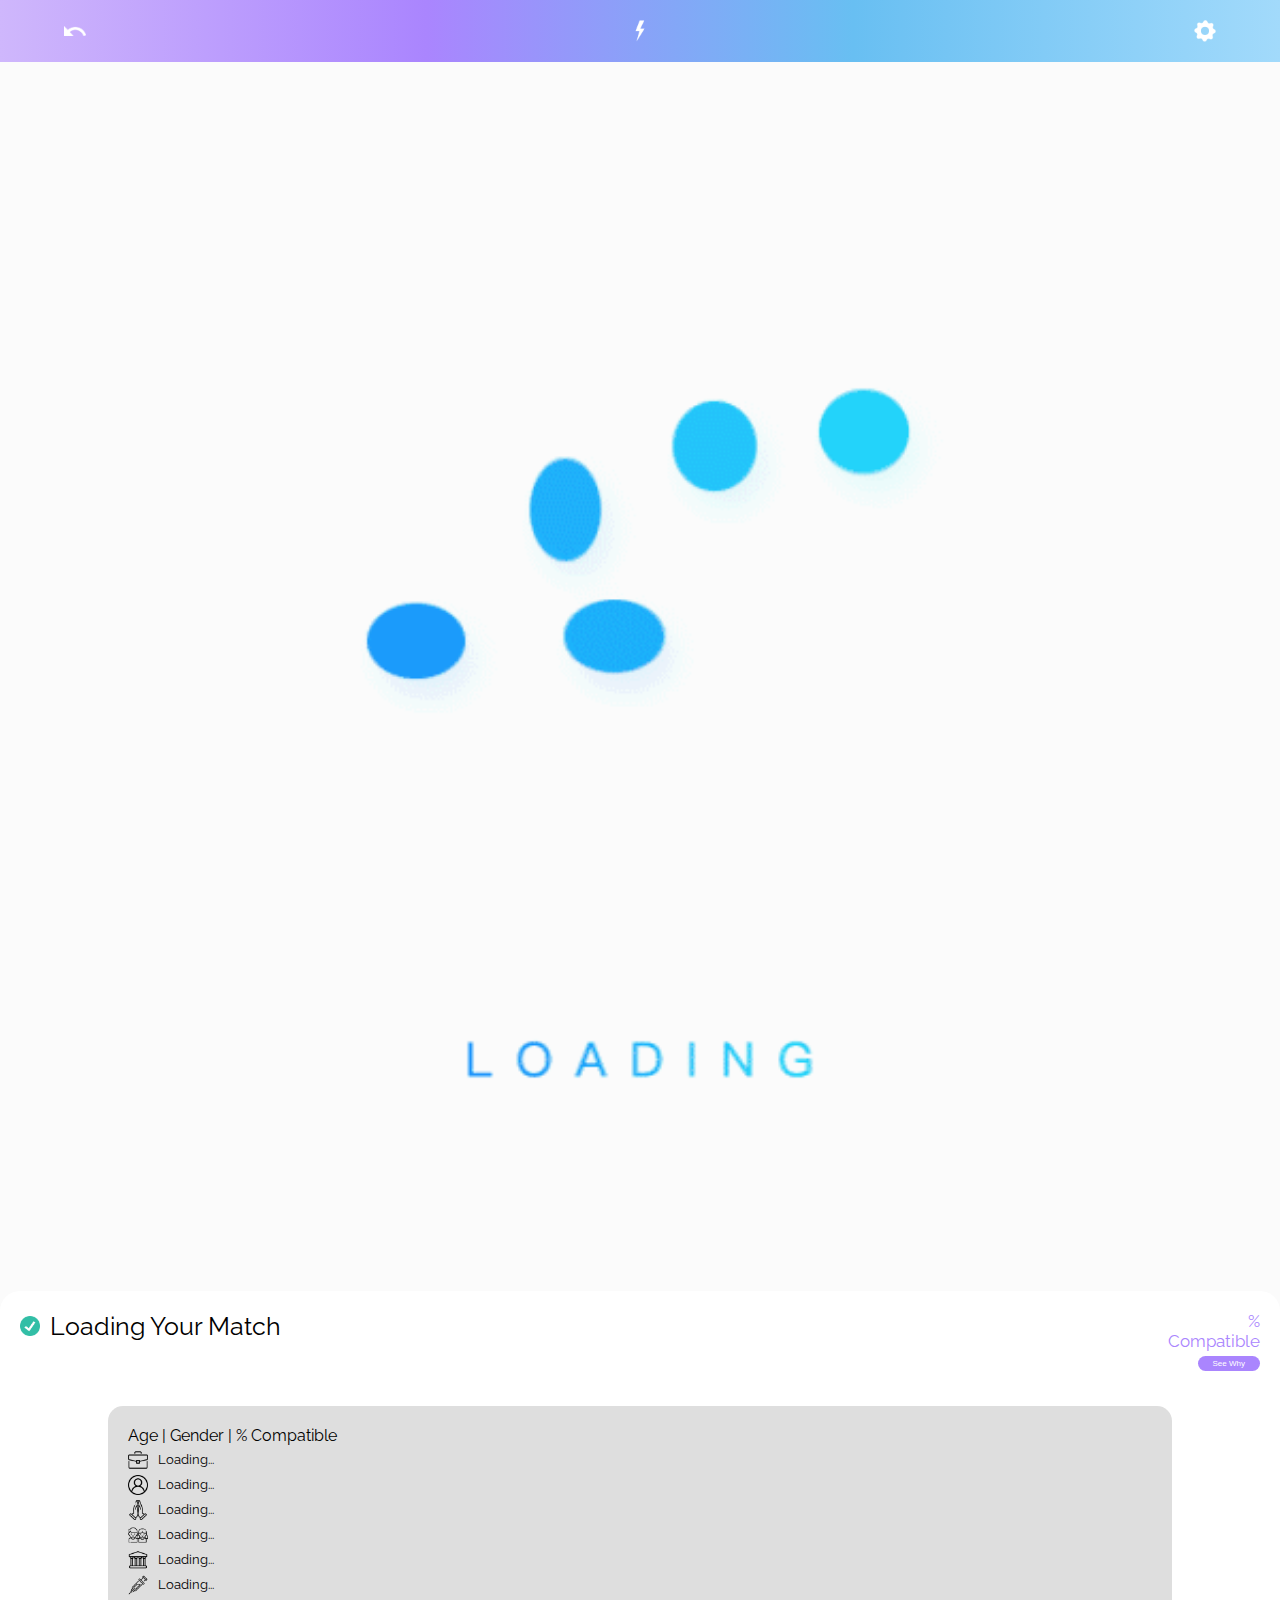
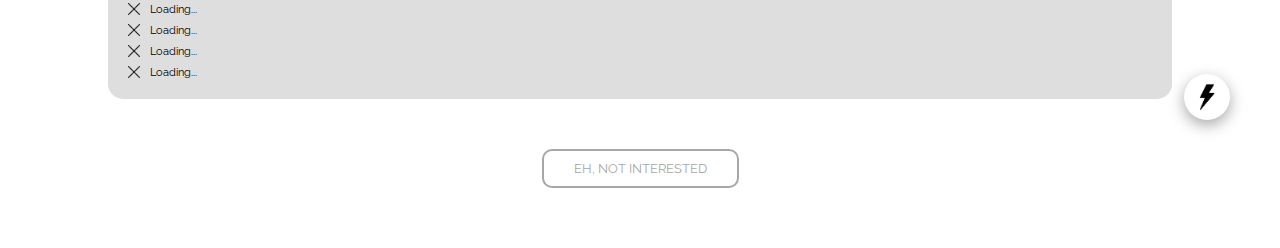
<file: index.html>
<!DOCTYPE html>
    <html lang="en">
    <head>
        <link href='https://fonts.googleapis.com/css?family=Raleway' rel='stylesheet' type='text/css'>
        <link href='https://fonts.googleapis.com/css?family=Montserrat' rel='stylesheet' type='text/css'>
        <link rel="stylesheet" href="styles.css">
        <meta charset="UTF-8">
        <meta http-equiv="X-UA-Compatible" content="IE=edge">
        <meta name="viewport" content="width=device-width, initial-scale=1.0">
        <title>Document</title>
    </head>
    <body>
        <div class="TopBarBackground">
            <div class="TopBar">
                <div class="TopElement">
                    <img class="topimages2" src="Icons/ic_undo_24px.png">
                </div>
                <div class="TopElement2">
                    <img class="topimages2" src="Icons/Untitled design.png">
                </div>
                <div class="TopElement2">
                    <img class="topimages2" src="Icons/Untitled design (1).png">
                </div>
            </div>
        </div>


        <div class="mainimagecontainer">
            <img id="MainIm" class="MainImage" src="ProfilePhotos/Loading.gif">
            <img id="MainIm2" class="MainImage" src="ProfilePhotos/Loading.gif">
        </div>


        <div class="whitepage">
            <div>
                <div class="information">
                    <div class="leftside">
                        <img class="Check" src="ProfilePhotos/Checkmark.png">
                        <h1 id="fnameage">Loading Your Match</h1>
                    </div>
                    <div class="rightside">
                        <h2 id="compatibilityratio" class="compatibilityratio1">%</h2>
                        <h2 id="compatibilityratio2" class="compatibilityratio1">Compatible</h2>
                        <button class="seewhy">See Why</button>
                    </div>
                </div>
            </div>


            <div class="spacer">
                
            </div>

            <div class="whoiam">
                <div class="topinfoagegendercompatibility">
                    <h3 id="topinfoagegendercompatibilitytext1" class="topinfoagegendercompatibilitytext">Age | Gender | % Compatible</h3>
                </div>
                <div class="biglistinfo">
                    <img class="infoicons" src="ProfilePhotos/Case.png">
                    <h4 id="work1" class="infotext">Loading...</h4>
                </div>
                <div class="biglistinfo">
                    <img class="infoicons" src="ProfilePhotos/Ethnicity.png">
                    <h4 id="eth1" class="infotext">Loading...</h4>
                </div>
                <div class="biglistinfo">
                    <img class="infoicons" src="ProfilePhotos/Religion.png">
                    <h4 id="rel1" class="infotext">Loading...</h4>
                </div>
                <div class="biglistinfo">
                    <img class="infoicons" src="ProfilePhotos/Kids.png">
                    <h4 id="kid1" class="infotext">Loading...</h4>
                </div>
                <div class="biglistinfo">
                    <img class="infoicons" src="ProfilePhotos/Politics.png">
                    <h4 id="pol1" class="infotext">Loading...</h4>
                </div>
                <div class="biglistinfo">
                    <img class="infoicons" src="ProfilePhotos/Needle.png">
                    <h4 id="vax1" class="infotext">Loading...</h4>
                </div>
                <div class="biglistinfo">
                    <img class="infoiconsX" src="ProfilePhotos/X.png">
                    <h4 id="smok1" class="infotextX">Loading...</h4>
                </div>
                <div class="biglistinfo">
                    <img class="infoiconsX" src="ProfilePhotos/X.png">
                    <h4 id="weed1" class="infotextX">Loading...</h4>
                </div>
                <div class="biglistinfo">
                    <img class="infoiconsX" src="ProfilePhotos/X.png">
                    <h4 id="drug1" class="infotextX">Loading...</h4>
                </div>
                <div class="biglistinfo">
                    <img class="infoiconsX" src="ProfilePhotos/X.png">
                    <h4 id="drunk1" class="infotextX">Loading...</h4>
                </div>
            </div>

            <div class="interested">
                <img id="interestedbutt" class="interestedbutton" src="ProfilePhotos/Lightning - Copy.png">
            </div>

            <div class="spacer">
                
            </div>
            
            <div class="notinterested">
                <button id="notinterestedbutt" class="notinbutton">EH, NOT INTERESTED</button>
            </div>

            
            <div class="spacerfinal">
                
            </div>
        </div>
        
        <script
            src="script.js">

        </script>
       <!-- <button onclick=AddAnswer(2,4)>Llama Power!!</button> Requires BOTH 2,4 (Question, Choice in Multiple Choice)--> 
    </body>
    </html>
</file>
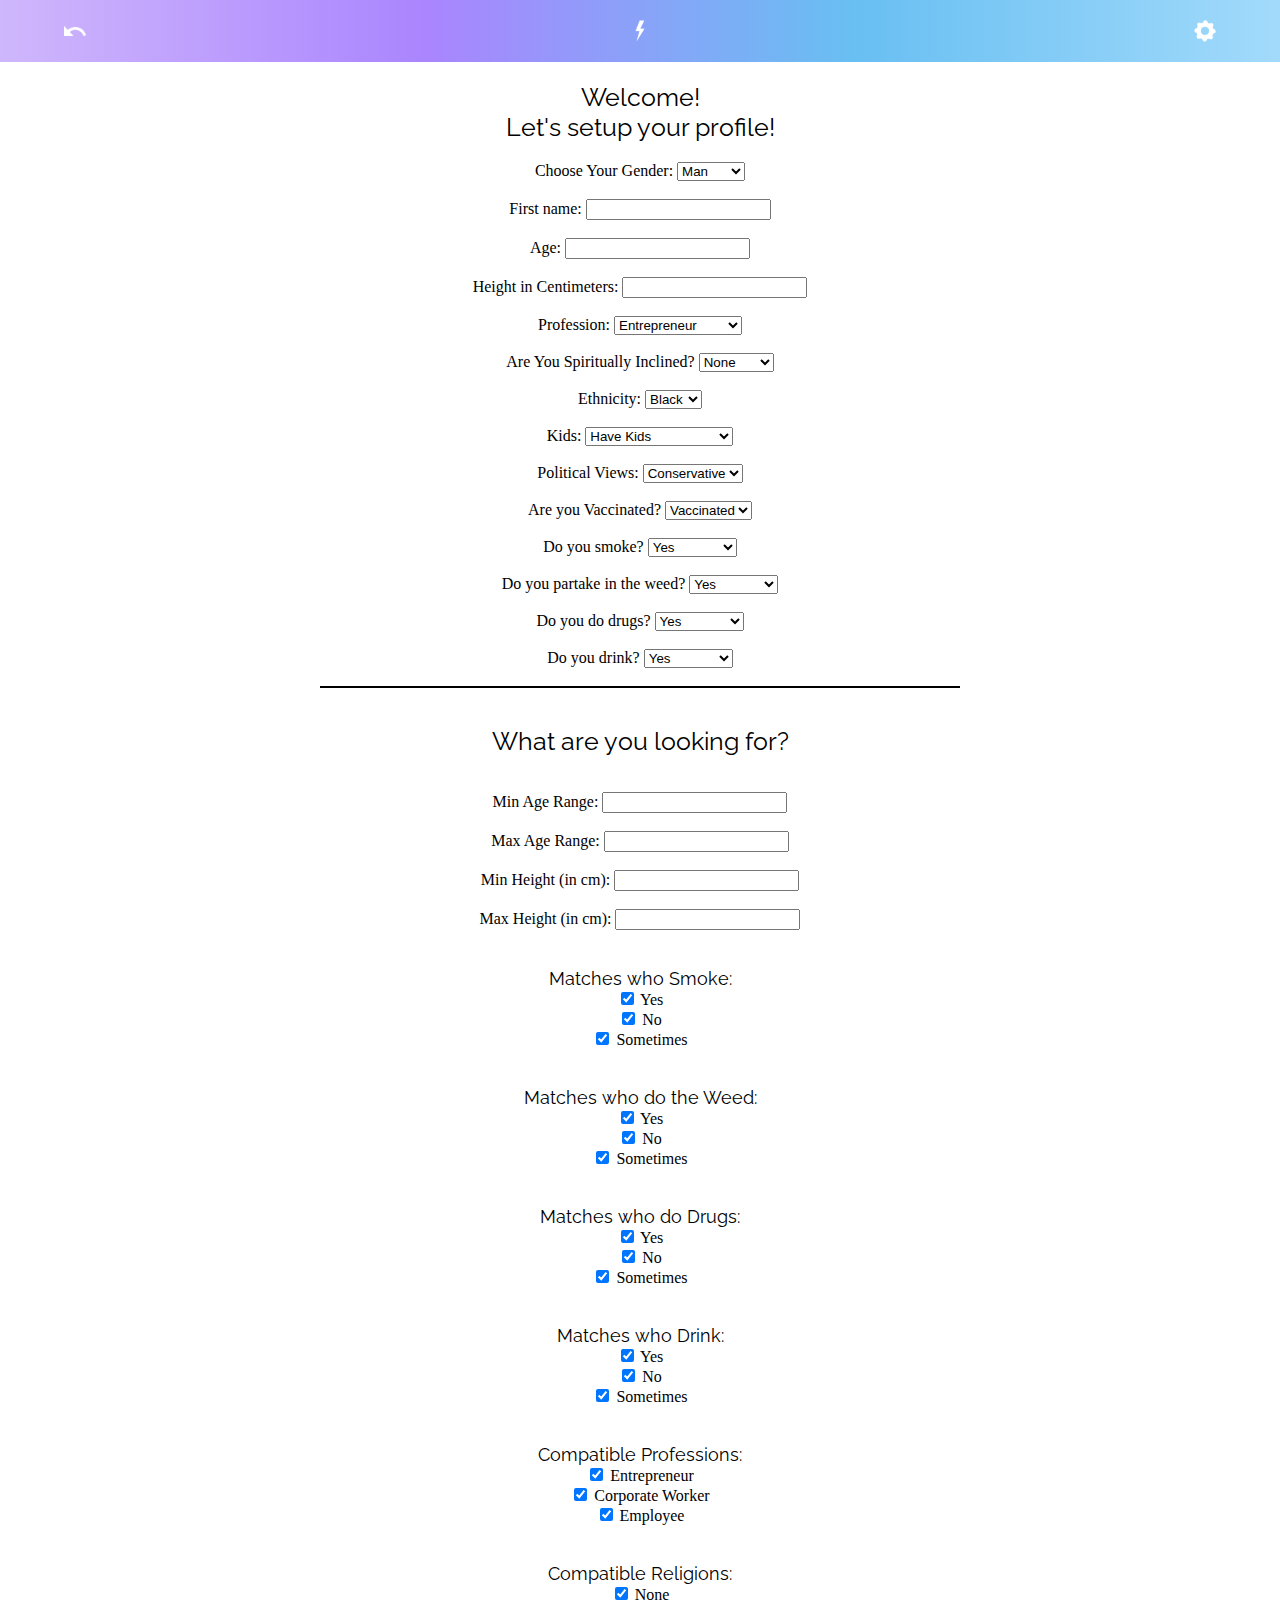
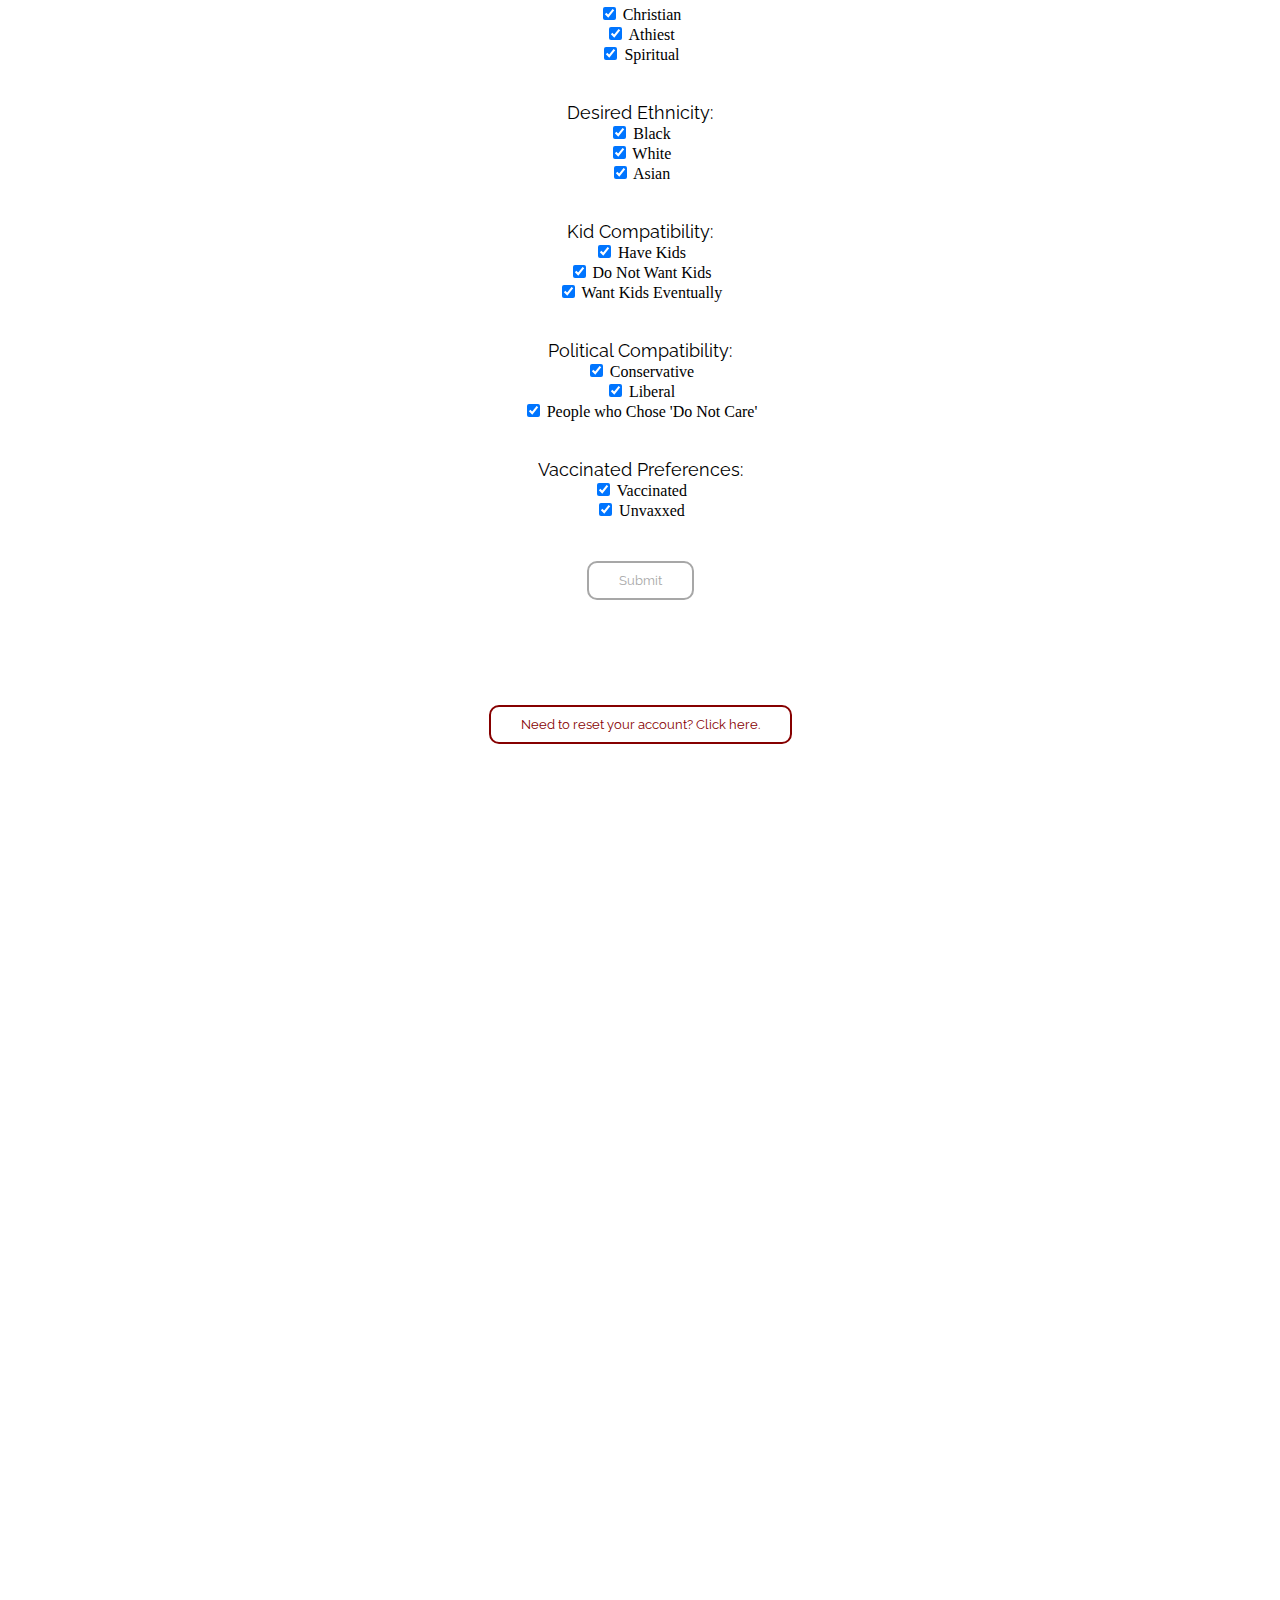
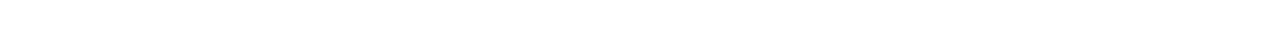
<file: CreateUser.html>
<!DOCTYPE html>
    <html lang="en">
    <head>
        <link href='https://fonts.googleapis.com/css?family=Raleway' rel='stylesheet' type='text/css'>
        <link href='https://fonts.googleapis.com/css?family=Montserrat' rel='stylesheet' type='text/css'>
        <link rel="stylesheet" href="CreateUserStyles.css">
        <link rel="stylesheet" href="styles.css">
        <meta charset="UTF-8">
        <meta http-equiv="X-UA-Compatible" content="IE=edge">
        <meta name="viewport" content="width=device-width, initial-scale=1.0">
        <title>Document</title>
    </head>
    <body>
        
        <div class="TopBarBackground">
            <div class="TopBar">
                <div class="TopElement">
                    <img class="topimages2" src="Icons/ic_undo_24px.png">
                </div>
                <div class="TopElement2">
                    <img class="topimages2" src="Icons/Untitled design.png">
                </div>
                <div class="TopElement2">
                    <img class="topimages2" src="Icons/Untitled design (1).png">
                </div>
            </div>
        </div>

        <div class="whitepage" style="padding-bottom: 800px;">

            <div class="headerofpage1" id="headerofpage1">
                <h1 id="HeaderofPage">Welcome!</h1>
                <h1 id="head22222" class="HeaderofPage2">Let's setup your profile!</h1>
            </div>

            <div id="allinputs" class="inputs">
                <label for="gender">Choose Your Gender:</label>
                <select name="gender" id="gender">
                <option value="Man">Man</option>
                <option value="Woman">Woman</option>
                </select>
                <br>
                <br>
                <label for="fname">First name:</label>
                <input type="text" id="fname" name="fname">
                <br>
                <br>
                <label for="age">Age:</label>
                <input type="number" id="age" name="age">
                <br>
                <br>
                <label for="height">Height in Centimeters:</label>
                <input type="number" id="height" name="height">
                <br>
                <br>
                <label for="Profession">Profession:</label>
                <select name="Profession" id="Profession">
                <option value="Entrepreneur">Entrepreneur</option>
                <option value="Corporate Worker">Corporate Worker</option>
                <option value="Employee">Employee</option>
                </select>
                <br>
                <br>
                <label for="religion">Are You Spiritually Inclined?</label>
                <select name="religion" id="religion">
                <option value="None">None</option>
                <option value="Christian">Christian</option>
                <option value="Athiest">Athiest</option>
                <option value="Spiritual">Spiritual</option>
                </select>
                <br>
                <br>
                <label for="Ethnicity">Ethnicity:</label>
                <select name="Ethnicity" id="Ethnicity">
                <option value="Black">Black</option>
                <option value="White">White</option>
                <option value="Asian">Asian</option>
                </select>
                <br>
                <br>
                <label for="Kids">Kids:</label>
                <select name="Kids" id="Kids">
                <option value="Have Kids">Have Kids</option>
                <option value="Do Not Want Kids">Do Not Want Kids</option>
                <option value="Want Kids Eventually">Want Kids Eventually</option>
                </select>
                <br>
                <br>
                <label for="Political">Political Views:</label>
                <select name="Political" id="Political">
                <option value="Conservative">Conservative</option>
                <option value="Liberal">Liberal</option>
                <option value="Do Not Care">Do Not Care</option>
                </select>
                <br>
                <br>
                <label for="Vaccinated">Are you Vaccinated?</label>
                <select name="Vaccinated" id="Vaccinated">
                <option value="Vaccinated">Vaccinated</option>
                <option value="Unvaxxed">Unvaxxed</option>
                </select>
                <br>
                <br>
                <label for="smoking">Do you smoke?</label>
                <select name="smoking" id="smoking">
                <option value="Yes">Yes</option>
                <option value="No">No</option>
                <option value="Sometimes">Sometimes</option>
                </select>
                <br>
                <br>
                <label for="weed">Do you partake in the weed?</label>
                <select name="weed" id="weed">
                <option value="Yes">Yes</option>
                <option value="No">No</option>
                <option value="Sometimes">Sometimes</option>
                </select>
                <br>
                <br>
                <label for="drugs">Do you do drugs?</label>
                <select name="drugs" id="drugs">
                <option value="Yes">Yes</option>
                <option value="No">No</option>
                <option value="Sometimes">Sometimes</option>
                </select>
                <br>
                <br>
                <label for="drinking">Do you drink?</label>
                <select name="drinking" id="drinking">
                <option value="Yes">Yes</option>
                <option value="No">No</option>
                <option value="Sometimes">Sometimes</option>
                </select>
                <br>
                <br>
            </div>

            <div id="divideboy" class="divider"></div>
            <br>
            <div id="input222" class="inputs">

                <h1 id="biguy" class="HeaderofPage2">What are you looking for?</h1>
                <br><br>
                <label for="minage">Min Age Range:</label>
                <input type="number" id="minage" name="minage">
                <br>
                <br>
                <label for="maxage">Max Age Range:</label>
                <input type="number" id="maxage" name="maxage">
                <br>
                <br>
                <label for="minheight">Min Height (in cm):</label>
                <input type="number" id="minheight" name="minheight">
                <br>
                <br>
                <label for="maxheight">Max Height (in cm):</label>
                <input type="number" id="maxheight" name="maxheight">
                <br>
                <br>
                <h2 class="checkboxprompt">Matches who Smoke:</h2>
                <input type="checkbox" id="smoking1" class="checkboxes" name="smoking1" value="Yes"> <!--Checkboxes!!-->
                <label for="smoking1">Yes</label><br>
                <input type="checkbox" id="smoking2" class="checkboxes" name="smoking2" value="No">
                <label for="smoking2">No</label><br>
                <input type="checkbox" id="smoking3" class="checkboxes" name="smoking3" value="Sometimes">
                <label for="smoking3">Sometimes</label>
                <br>
                <br>
                <h2 class="checkboxprompt">Matches who do the Weed:</h2>
                <input type="checkbox" id="weed1" class="checkboxes" name="weed1" value="Yes"> <!--Checkboxes!!-->
                <label for="weed1">Yes</label><br>
                <input type="checkbox" id="weed2" class="checkboxes" name="weed2" value="No">
                <label for="weed2">No</label><br>
                <input type="checkbox" id="weed3" class="checkboxes" name="weed3" value="Sometimes">
                <label for="weed3">Sometimes</label>
                <br>
                <br>
                <h2 class="checkboxprompt">Matches who do Drugs:</h2>
                <input type="checkbox" id="drugs1" class="checkboxes" name="drugs1" value="Yes"> <!--Checkboxes!!-->
                <label for="drugs1">Yes</label><br>
                <input type="checkbox" id="drugs2" class="checkboxes" name="drugs2" value="No">
                <label for="drugs2">No</label><br>
                <input type="checkbox" id="drugs3" class="checkboxes" name="drugs3" value="Sometimes">
                <label for="drugs3">Sometimes</label>
                <br>
                <br>
                <h2 class="checkboxprompt">Matches who Drink:</h2>
                <input type="checkbox" id="drinking1" class="checkboxes" name="drinking1" value="Yes"> <!--Checkboxes!!-->
                <label for="drinking1">Yes</label><br>
                <input type="checkbox" id="drinking2" class="checkboxes" name="drinking2" value="No">
                <label for="drinking2">No</label><br>
                <input type="checkbox" id="drinking3" class="checkboxes" name="drinking3" value="Sometimes">
                <label for="drinking3">Sometimes</label>
                <br>
                <br>
                <h2 class="checkboxprompt">Compatible Professions:</h2>
                <input type="checkbox" id="profession1" class="checkboxes" name="profession1" value="Entrepreneur"> <!--Checkboxes!!-->
                <label for="profession1">Entrepreneur</label><br>
                <input type="checkbox" id="profession2" class="checkboxes" name="profession2" value="Corporate Worker">
                <label for="profession2">Corporate Worker</label><br>
                <input type="checkbox" id="profession3" class="checkboxes" name="profession3" value="Employee">
                <label for="profession3">Employee</label>
                <br>
                <br>
                <h2 class="checkboxprompt">Compatible Religions:</h2>
                <input type="checkbox" id="religion4" class="checkboxes" name="religion4" value="None"> <!--Checkboxes!!-->
                <label for="religion4">None</label><br>
                <input type="checkbox" id="religion1" class="checkboxes" name="religion1" value="Christian"> <!--Checkboxes!!-->
                <label for="religion1">Christian</label><br>
                <input type="checkbox" id="religion2" class="checkboxes" name="religion2" value="Athiest">
                <label for="religion2">Athiest</label><br>
                <input type="checkbox" id="religion3" class="checkboxes" name="religion3" value="Spiritual">
                <label for="religion3">Spiritual</label>
                <br>
                <br>
                <h2 class="checkboxprompt">Desired Ethnicity:</h2>
                <input type="checkbox" id="ethnicity1" class="checkboxes" name="ethnicity1" value="Black"> <!--Checkboxes!!-->
                <label for="ethnicity1">Black</label><br>
                <input type="checkbox" id="ethnicity2" class="checkboxes" name="ethnicity2" value="White">
                <label for="ethnicity2">White</label><br>
                <input type="checkbox" id="ethnicity3" class="checkboxes" name="ethnicity3" value="Asian">
                <label for="ethnicity3">Asian</label>
                <br>
                <br>
                <h2 class="checkboxprompt">Kid Compatibility:</h2>
                <input type="checkbox" id="kids1" class="checkboxes" name="kids1" value="Have Kids"> <!--Checkboxes!!-->
                <label for="kids1">Have Kids</label><br>
                <input type="checkbox" id="kids2" class="checkboxes" name="kids2" value="Do Not Want Kids">
                <label for="kids2">Do Not Want Kids</label><br>
                <input type="checkbox" id="kids3" class="checkboxes" name="kids3" value="Want Kids Eventually">
                <label for="kids3">Want Kids Eventually</label>
                <br>
                <br>
                <h2 class="checkboxprompt">Political Compatibility:</h2>
                <input type="checkbox" id="political1" class="checkboxes" name="political1" value="Conservative"> <!--Checkboxes!!-->
                <label for="political1">Conservative</label><br>
                <input type="checkbox" id="political2" class="checkboxes" name="political2" value="Liberal">
                <label for="political2">Liberal</label><br>
                <input type="checkbox" id="political3" class="checkboxes" name="political3" value="Do Not Care">
                <label for="political3">People who Chose 'Do Not Care'</label>
                <br>
                <br>
                <h2 class="checkboxprompt">Vaccinated Preferences:</h2>
                <input type="checkbox" id="vaccinated1" class="checkboxes" name="vaccinated1" value="Vaccinated"> <!--Checkboxes!!-->
                <label for="vaccinated1">Vaccinated</label><br>
                <input type="checkbox" id="vaccinated2" class="checkboxes" name="vaccinated2" value="Unvaxxed">
                <label for="vaccinated2">Unvaxxed</label><br>
                <br>
                <br>
            </div>

            <button id="submitbutton" class="submitnowbutton" onclick="buttonclickstart()">Submit</button>
            <img id="load1" class="loadingimage" src="ProfilePhotos/Loading2.gif">
            <h3 id="load2" class="instruct">Please wait a few seconds for page to load after clicking the button</h3>


            <div class="spacerfinal1">
            <button id="loginbutton" onclick="loginalready()">Login Here</button>
            <button id="resetbutton" onclick="cleardatabse()">Need to reset your account? Click here.</button>
            </div>
        </div>

        <script
        src="script.js">
        </script>
        <script
        src="other.js">
        </script>
        <script>
            
            var inputBox = document.getElementById('fname'); //This allows a change to the main header-text! :)
            inputBox.onkeyup = function(){
                document.getElementById('HeaderofPage').innerHTML = ("Welcome " + inputBox.value + "!");
            }

            function togglecheckboxes(){
                var cbarray = document.getElementsByClassName("checkboxes");
                for(var i = 0; i < cbarray.length; i++){
                    var cb = document.getElementById(cbarray[i].id);
                    cb.checked = true
                }
            }
            window.onload = togglecheckboxes;
            
        </script>





       <!-- <button onclick=AddAnswer(2,4)>Llama Power!!</button> Requires BOTH 2,4 (Question, Choice in Multiple Choice)--> 
    </body>
    </html>
</file>
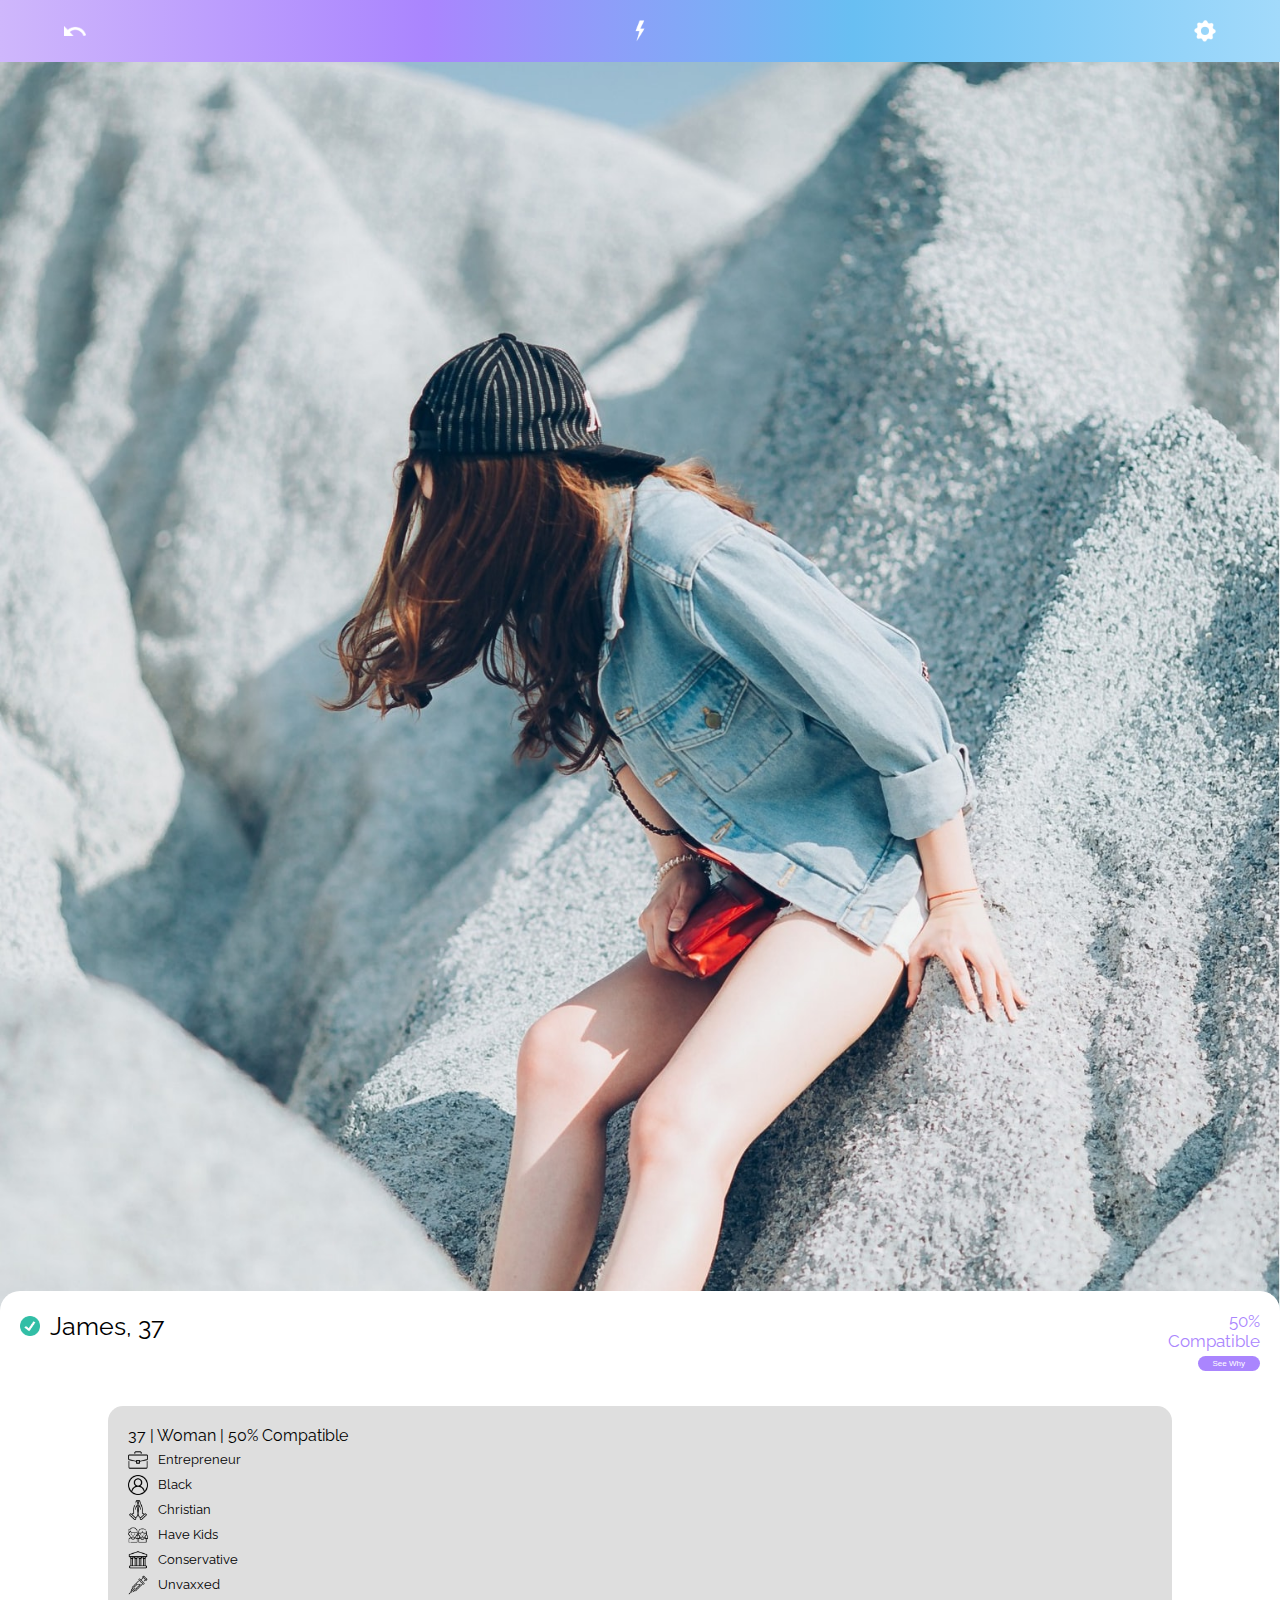
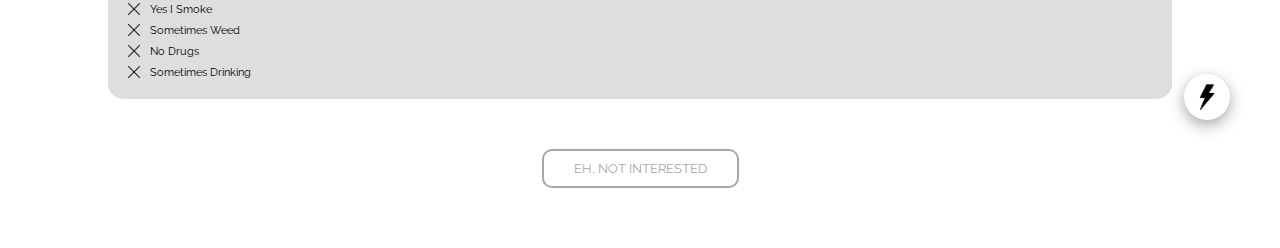
<file: livedemo.html>
<!DOCTYPE html>
<html lang="en">
<head>
    <link href='https://fonts.googleapis.com/css?family=Raleway' rel='stylesheet' type='text/css'>
    <link href='https://fonts.googleapis.com/css?family=Montserrat' rel='stylesheet' type='text/css'>
    <link rel="stylesheet" href="styles.css">
    <meta charset="UTF-8">
    <meta http-equiv="X-UA-Compatible" content="IE=edge">
    <meta name="viewport" content="width=device-width, initial-scale=1.0">
    <title>Document</title>
</head>
<body>
    <div class="TopBarBackground">
        <div class="TopBar">
            <div class="TopElement">
                <img class="topimages2" src="Icons/ic_undo_24px.png">
            </div>
            <div class="TopElement2">
                <img class="topimages2" src="Icons/Untitled design.png">
            </div>
            <div class="TopElement2">
                <img class="topimages2" src="Icons/Untitled design (1).png">
            </div>
        </div>
    </div>


    <div class="mainimagecontainer">
        <img id="MainIm" class="MainImage" src="ProfilePhotos/Loading.gif">
        <img id="MainIm2" class="MainImage" src="ProfilePhotos/Loading.gif">
    </div>


    <div class="whitepage">
        <div>
            <div class="information">
                <div class="leftside">
                    <img class="Check" src="ProfilePhotos/Checkmark.png">
                    <h1 id="fnameage">Loading Your Match</h1>
                </div>
                <div class="rightside">
                    <h2 id="compatibilityratio" class="compatibilityratio1">%</h2>
                    <h2 id="compatibilityratio2" class="compatibilityratio1">Compatible</h2>
                    <button class="seewhy">See Why</button>
                </div>
            </div>
        </div>


        <div class="spacer">
            
        </div>

        <div class="whoiam">
            <div class="topinfoagegendercompatibility">
                <h3 id="topinfoagegendercompatibilitytext1" class="topinfoagegendercompatibilitytext">Age | Gender | % Compatible</h3>
            </div>
            <div class="biglistinfo">
                <img class="infoicons" src="ProfilePhotos/Case.png">
                <h4 id="work1" class="infotext">Loading...</h4>
            </div>
            <div class="biglistinfo">
                <img class="infoicons" src="ProfilePhotos/Ethnicity.png">
                <h4 id="eth1" class="infotext">Loading...</h4>
            </div>
            <div class="biglistinfo">
                <img class="infoicons" src="ProfilePhotos/Religion.png">
                <h4 id="rel1" class="infotext">Loading...</h4>
            </div>
            <div class="biglistinfo">
                <img class="infoicons" src="ProfilePhotos/Kids.png">
                <h4 id="kid1" class="infotext">Loading...</h4>
            </div>
            <div class="biglistinfo">
                <img class="infoicons" src="ProfilePhotos/Politics.png">
                <h4 id="pol1" class="infotext">Loading...</h4>
            </div>
            <div class="biglistinfo">
                <img class="infoicons" src="ProfilePhotos/Needle.png">
                <h4 id="vax1" class="infotext">Loading...</h4>
            </div>
            <div class="biglistinfo">
                <img class="infoiconsX" src="ProfilePhotos/X.png">
                <h4 id="smok1" class="infotextX">Loading...</h4>
            </div>
            <div class="biglistinfo">
                <img class="infoiconsX" src="ProfilePhotos/X.png">
                <h4 id="weed1" class="infotextX">Loading...</h4>
            </div>
            <div class="biglistinfo">
                <img class="infoiconsX" src="ProfilePhotos/X.png">
                <h4 id="drug1" class="infotextX">Loading...</h4>
            </div>
            <div class="biglistinfo">
                <img class="infoiconsX" src="ProfilePhotos/X.png">
                <h4 id="drunk1" class="infotextX">Loading...</h4>
            </div>
        </div>

        <div class="interested">
            <img id="interestedbutt" class="interestedbutton" src="ProfilePhotos/Lightning - Copy.png">
        </div>

        <div class="spacer">
            
        </div>
        
        <div class="notinterested">
            <button id="notinterestedbutt" class="notinbutton">EH, NOT INTERESTED</button>
        </div>

        
        <div class="spacerfinal">
            
        </div>

    </div>

    <script
        src="script.js">
        
    </script>

    <script>
    if(localStorage.getItem('userid') == null){
        demotest()
    }
    </script>
   <!-- <button onclick=AddAnswer(2,4)>Llama Power!!</button> Requires BOTH 2,4 (Question, Choice in Multiple Choice)--> 
</body>
</html>
</file>
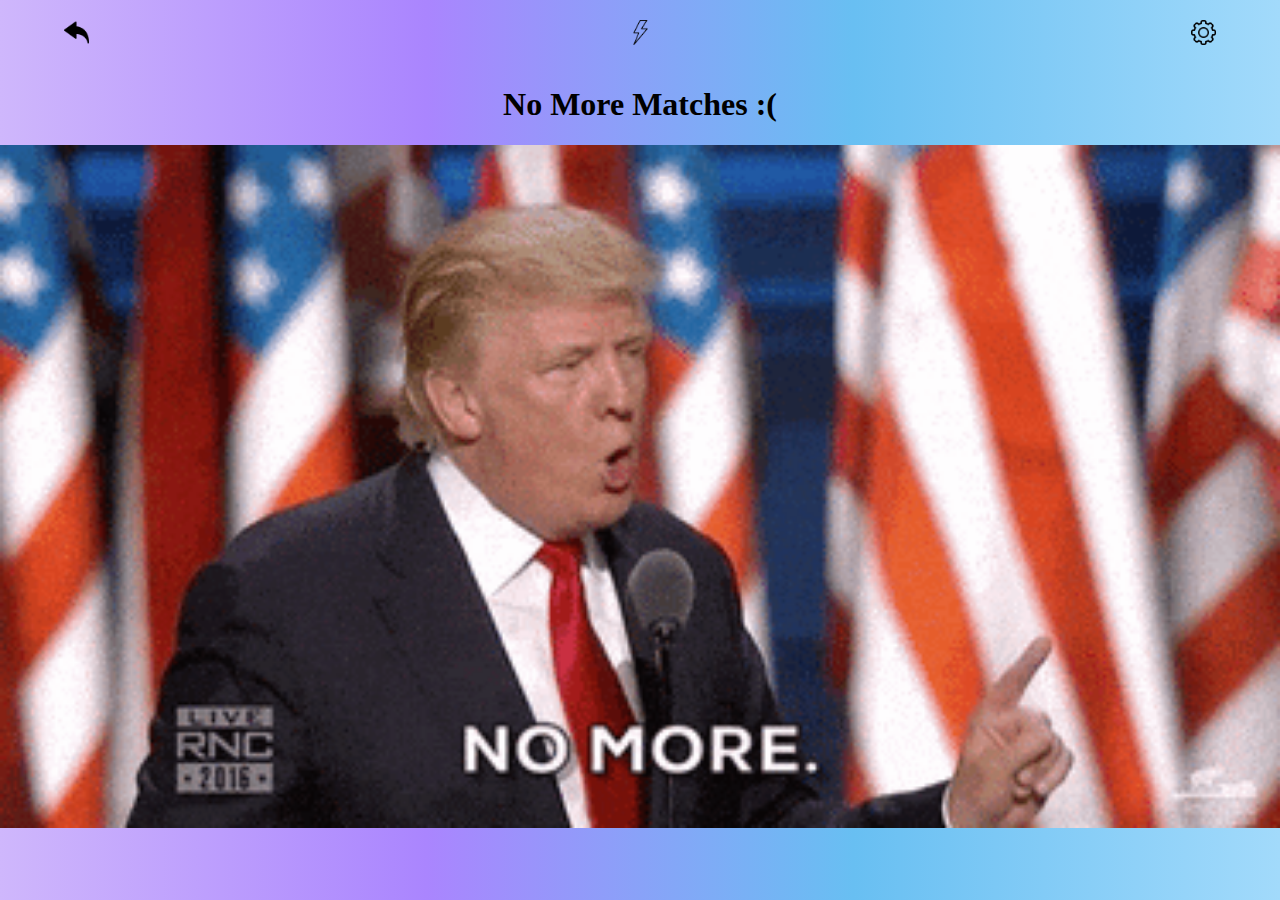
<file: NoMoreMatches.html>
<!DOCTYPE html>
    <html lang="en">
    <head>
        <link rel="stylesheet" href="styles.css">
        <script
            src="script.js">
        </script>
        <meta charset="UTF-8">
        <meta http-equiv="X-UA-Compatible" content="IE=edge">
        <meta name="viewport" content="width=device-width, initial-scale=1.0">
        <title>Document</title>
    </head>
    <body>
        <div class="TopBarBackground">
            <div class="TopBar">
                <div class="TopElement">
                    <img class="topimages" src="ProfilePhotos/back.png">
                </div>
                <div class="TopElement">
                    <img class="topimages" src="ProfilePhotos/Lightning.png">
                </div>
                <div class="TopElement">
                    <img class="topimages" src="ProfilePhotos/Settings.png">
                </div>
            </div>
        </div>

        <div>
            <h1 style="text-align: center;">No More Matches :(</h1>
            <img class="topimages" style="width:5000px; display:block; margin: 0 auto;" src="ProfilePhotos/Trump.gif">
        </div>




       <!-- <button onclick=AddAnswer(2,4)>Llama Power!!</button> Requires BOTH 2,4 (Question, Choice in Multiple Choice)--> 
    </body>
    </html>
</file>
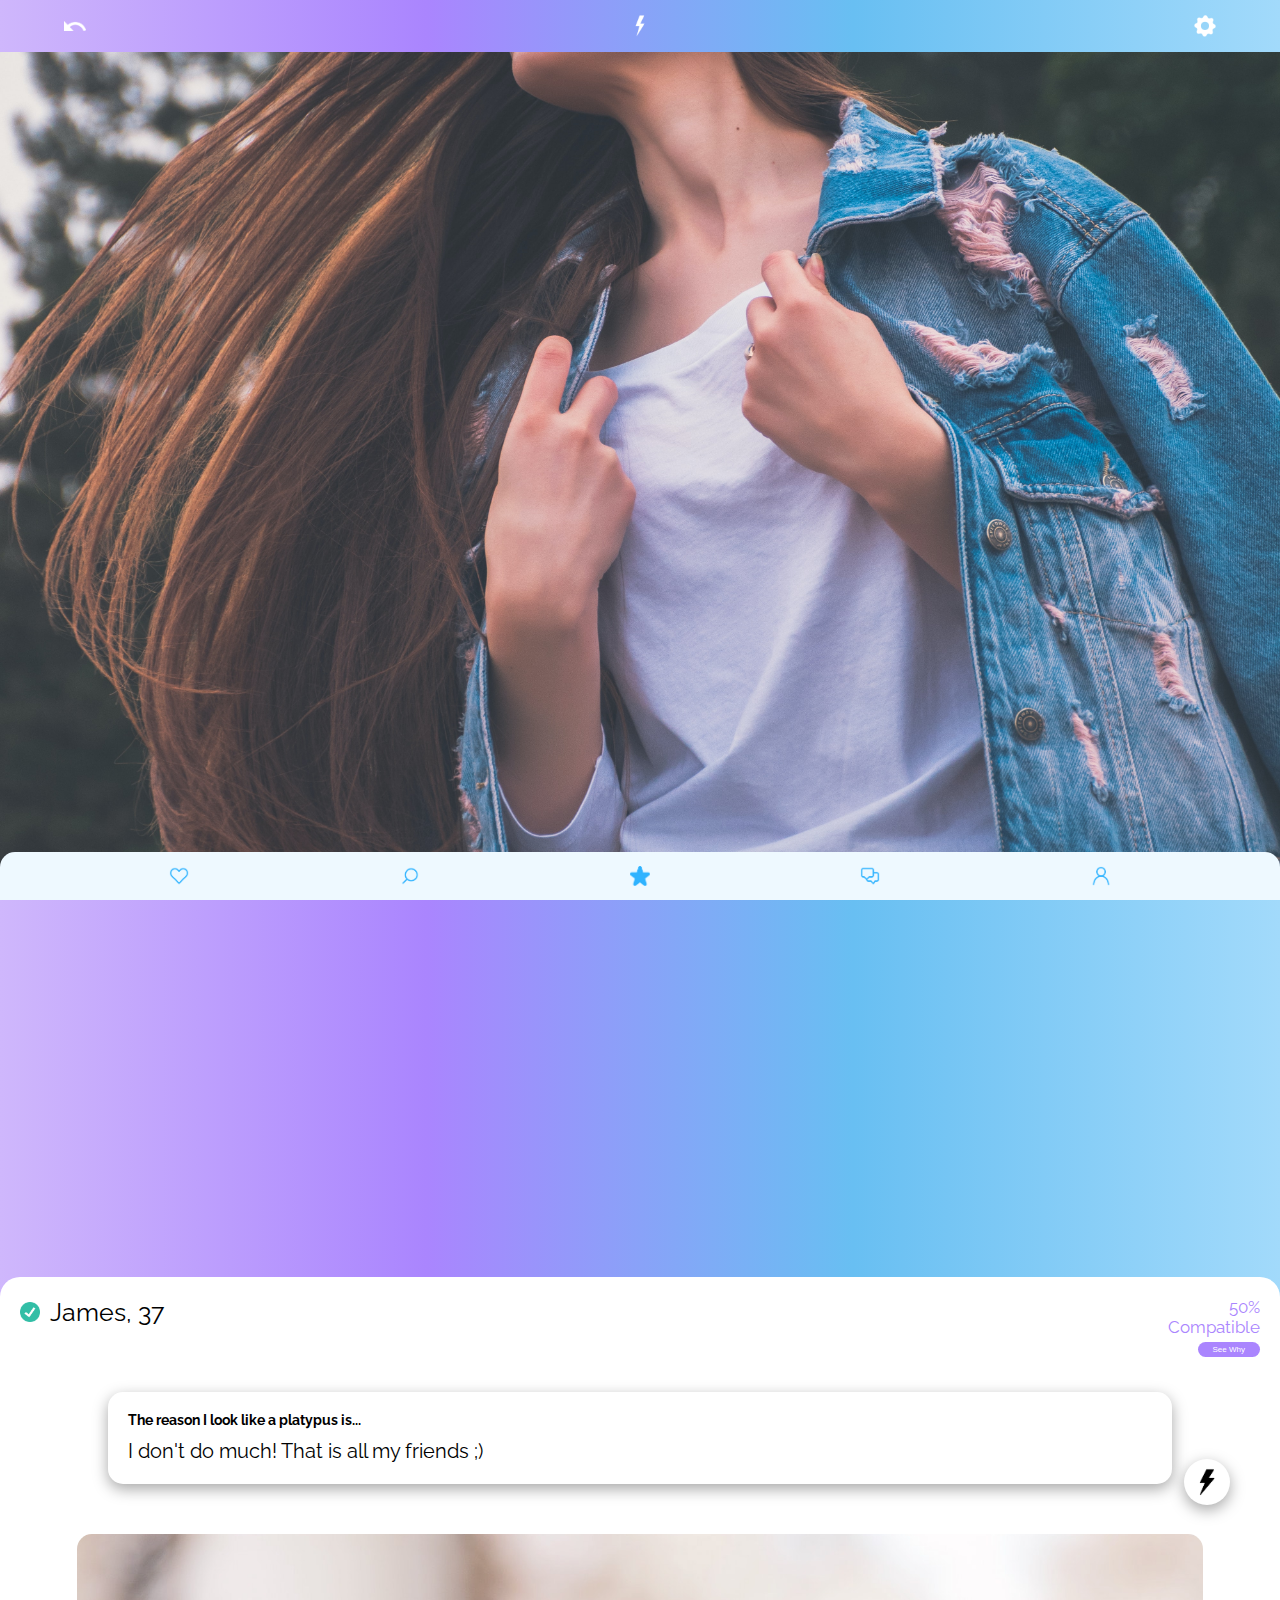
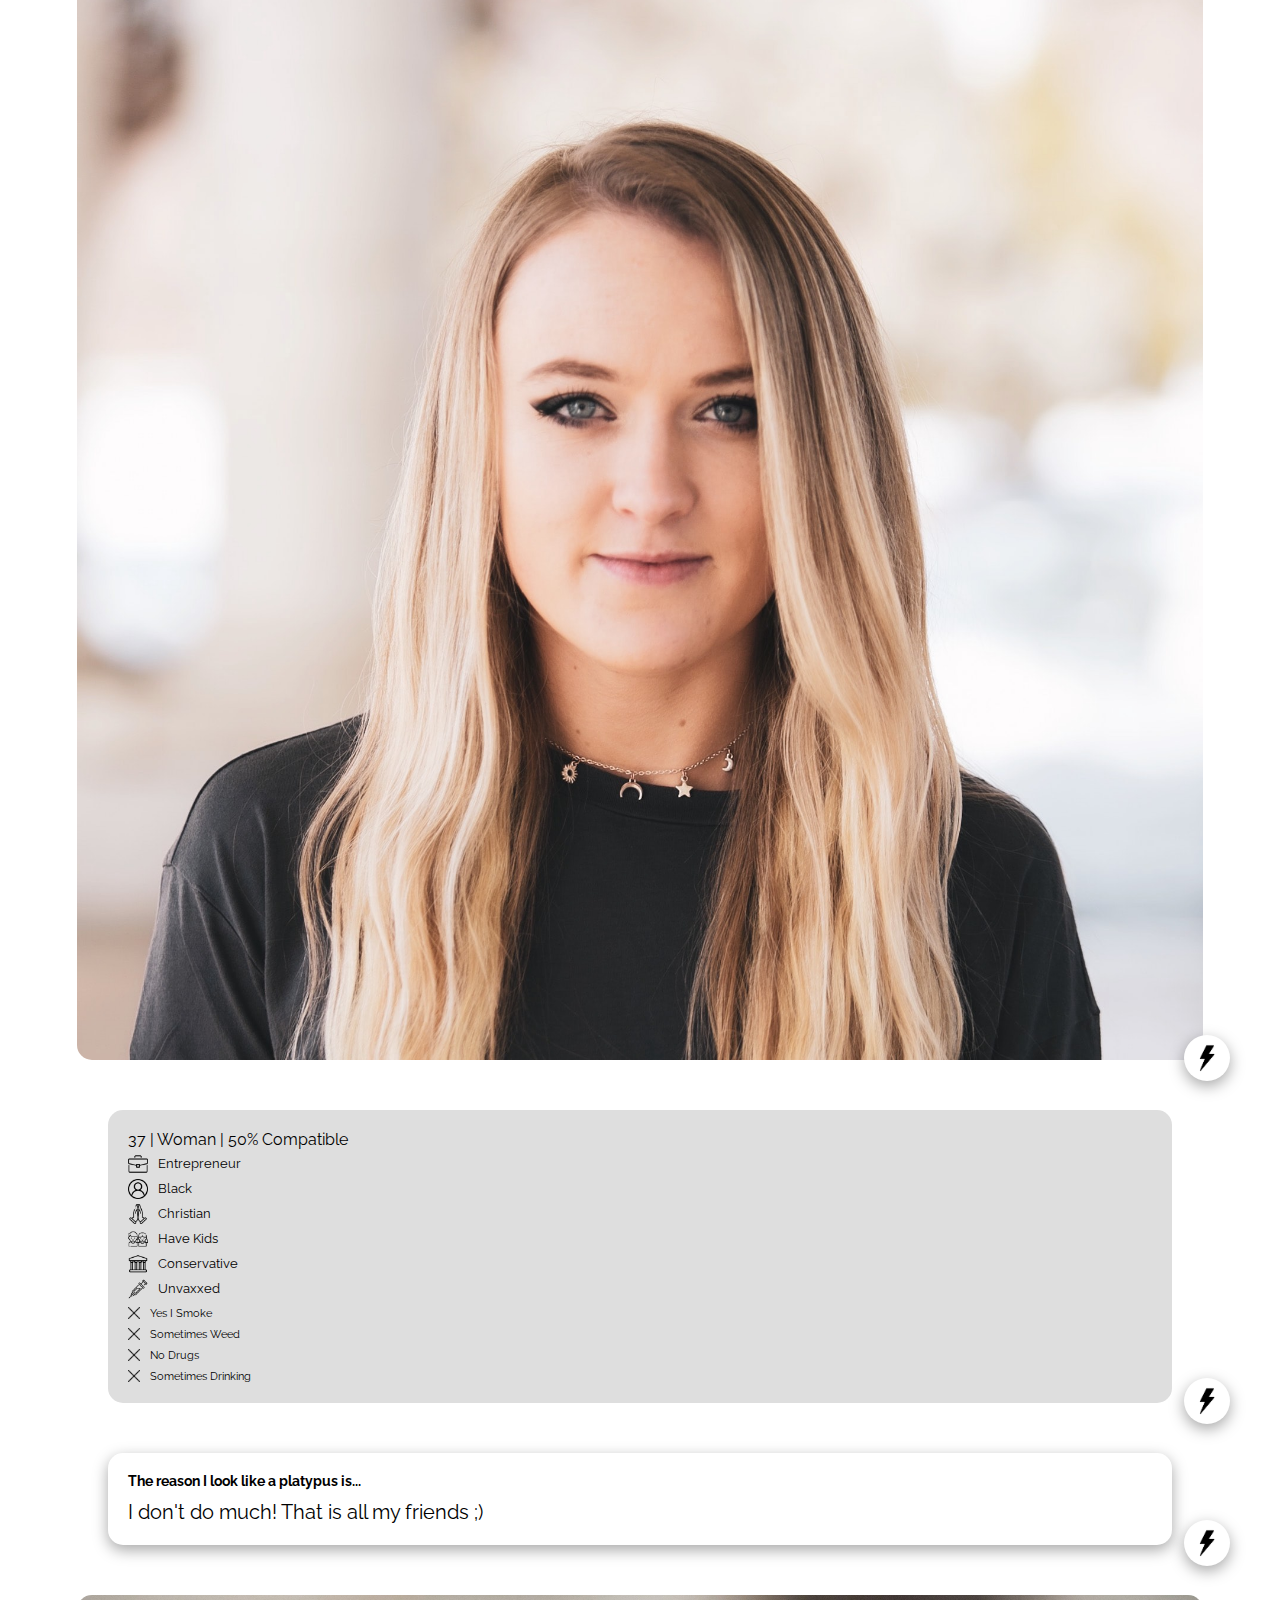
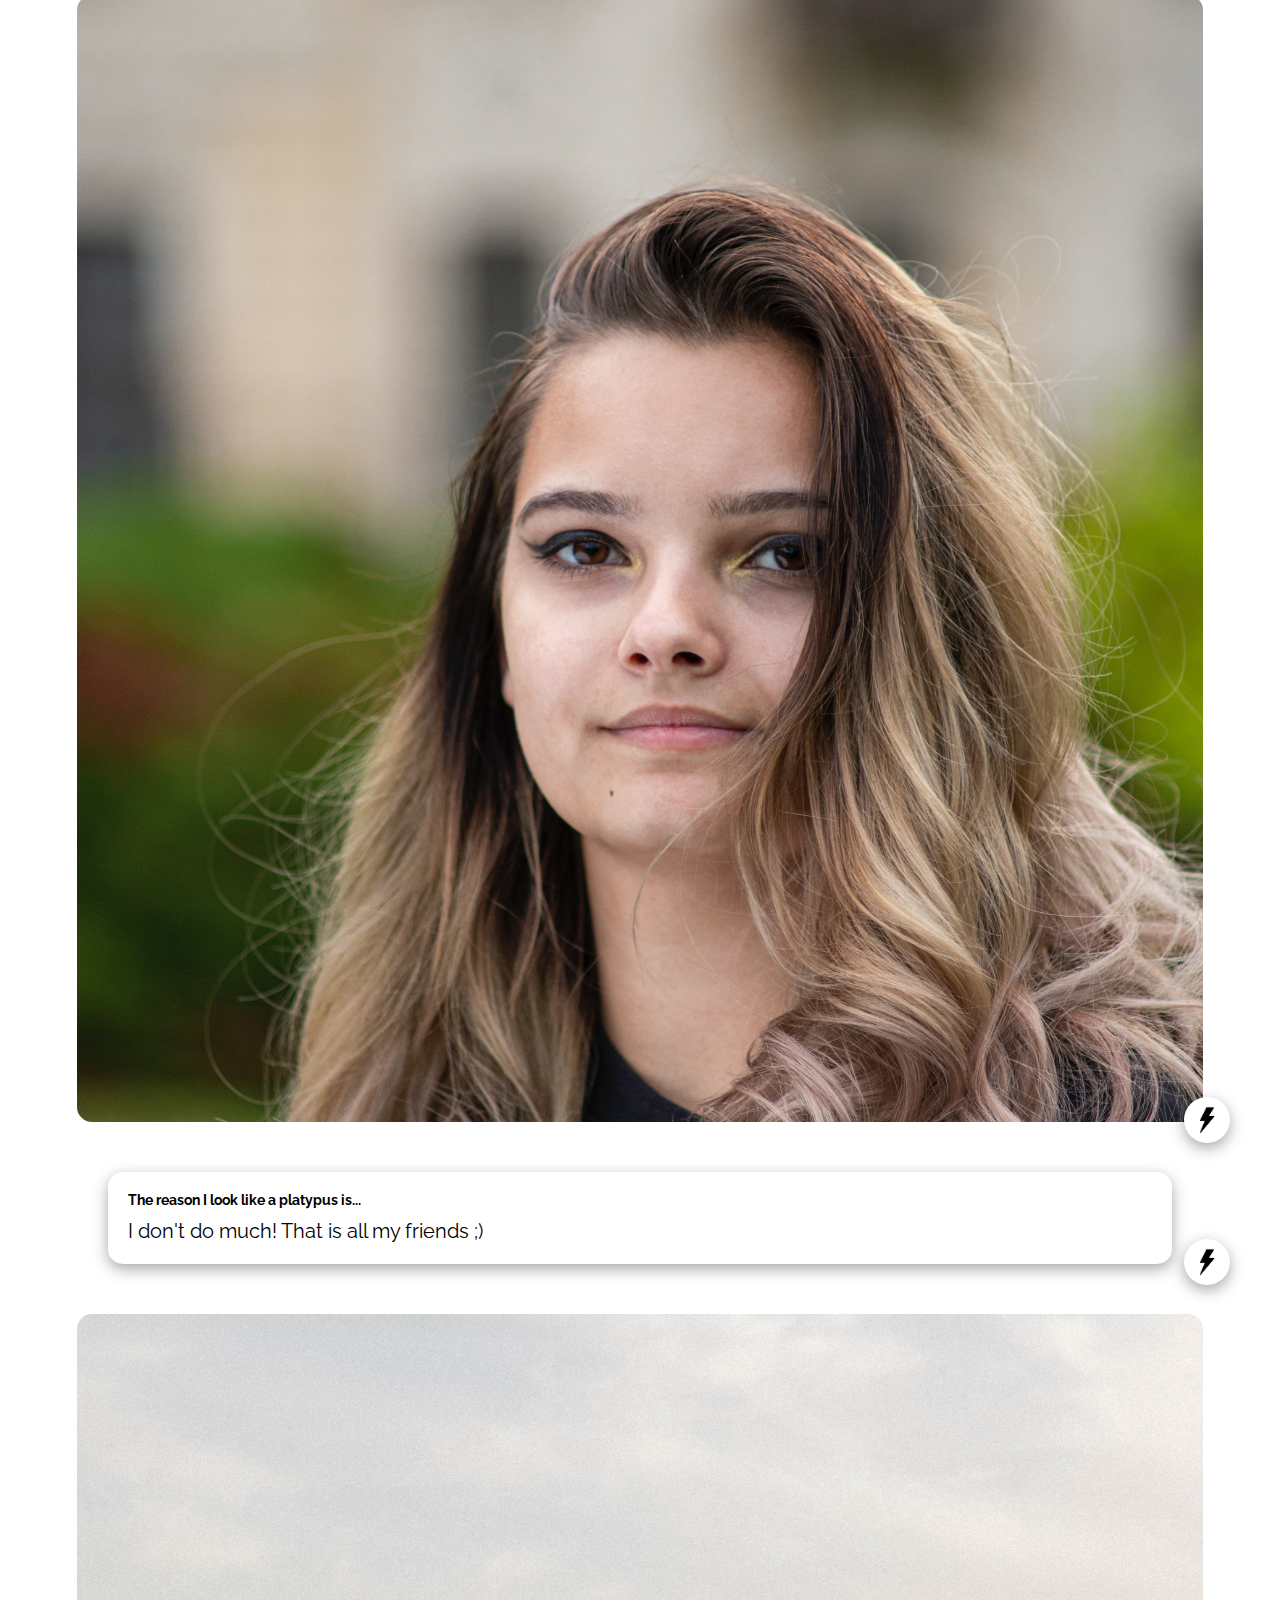
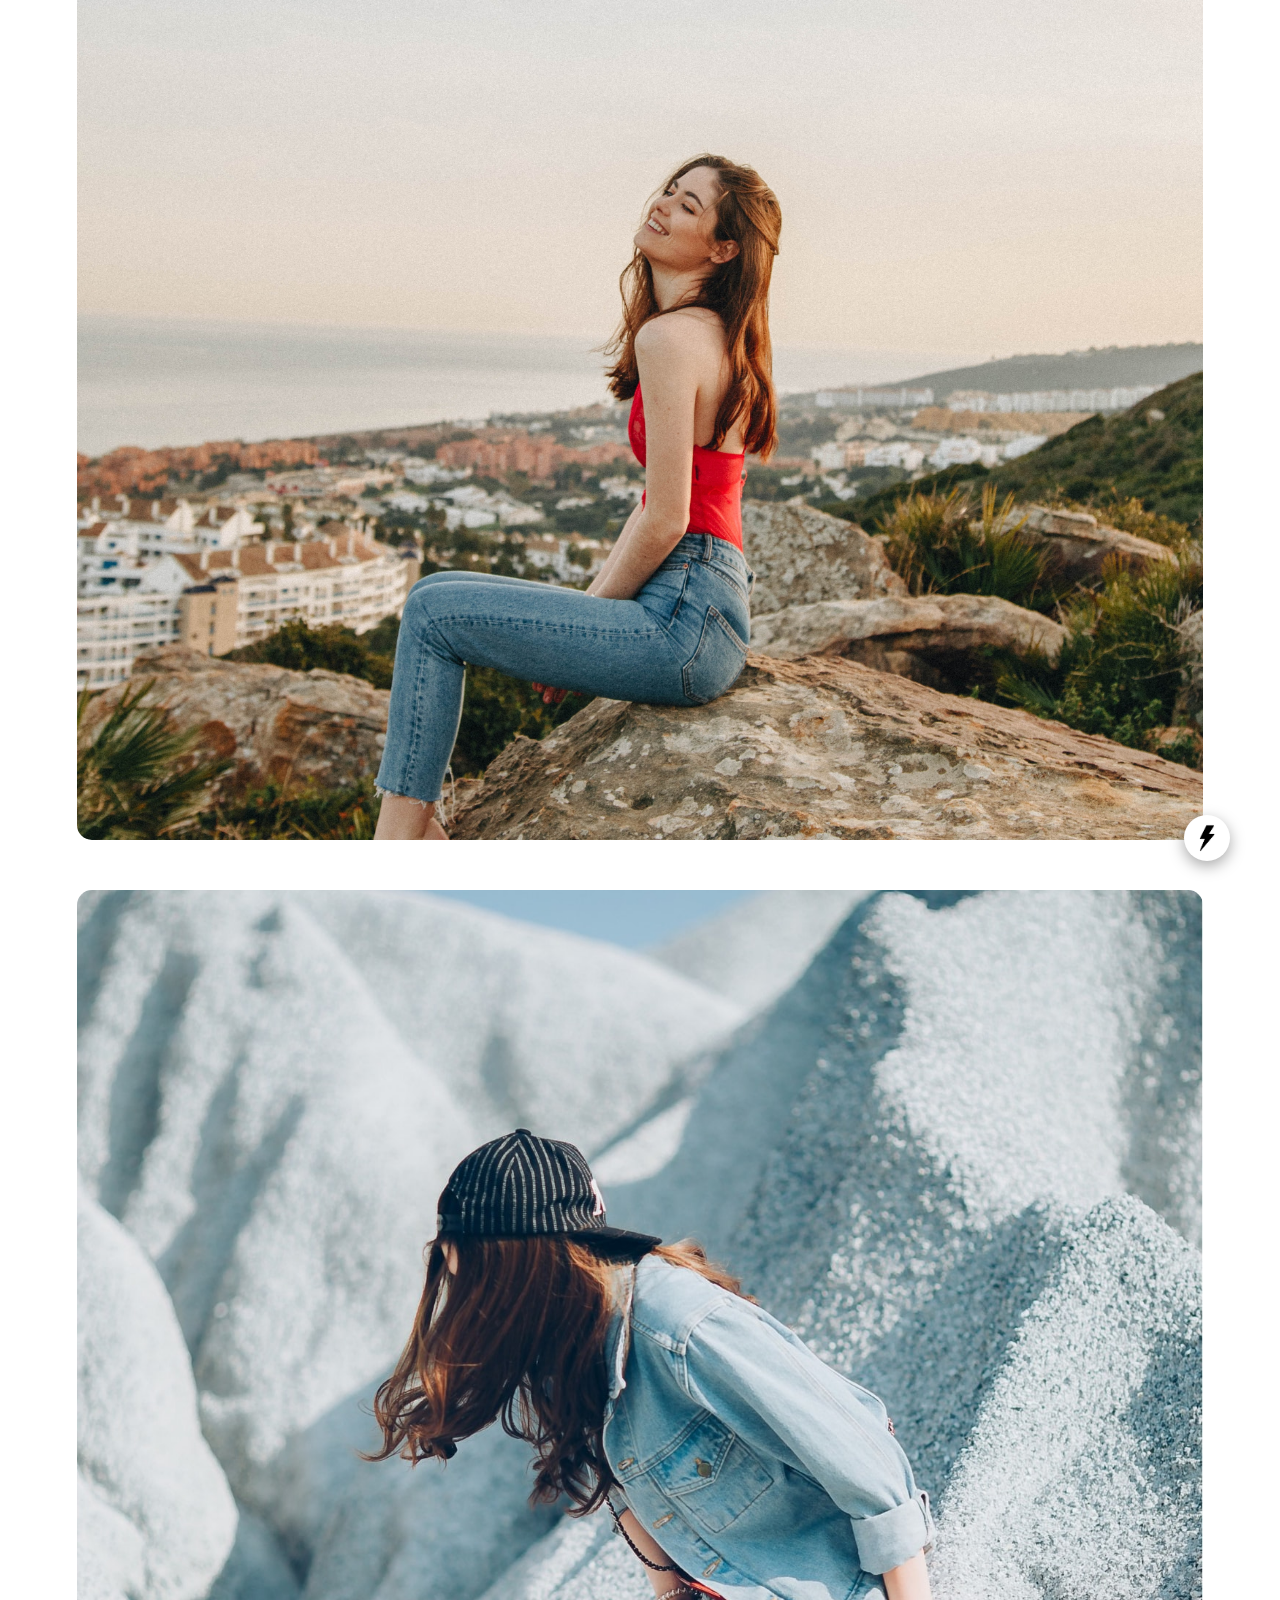
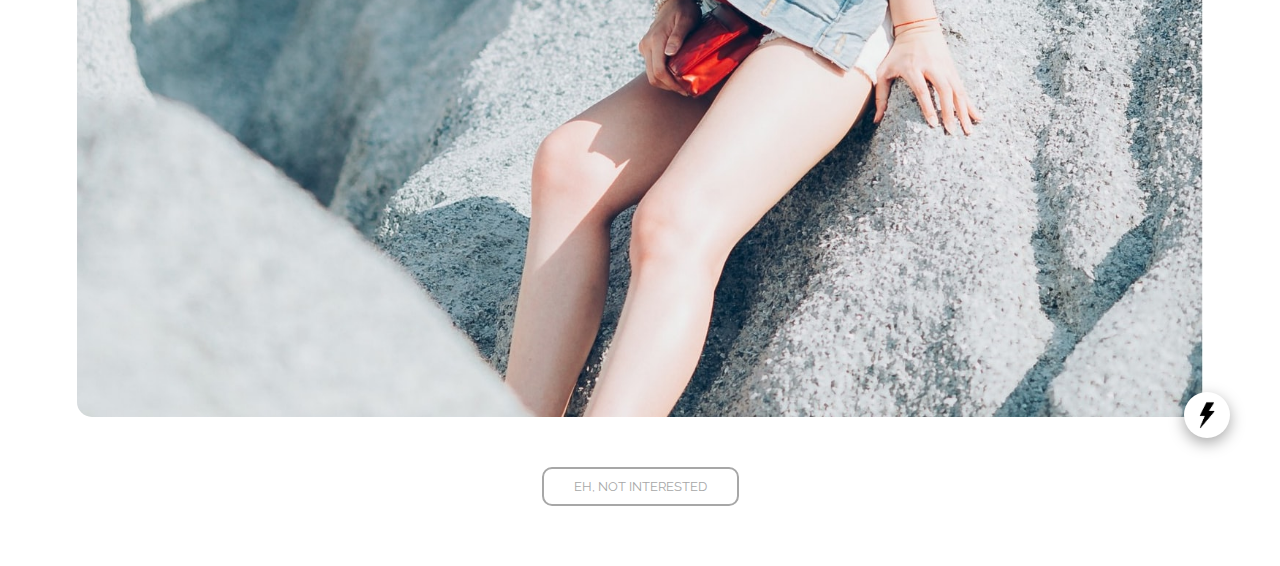
<file: TestPage.html>
<!DOCTYPE html>
<html lang="en">
<head>
    <link href='https://fonts.googleapis.com/css?family=Raleway' rel='stylesheet' type='text/css'>
    <link href='https://fonts.googleapis.com/css?family=Montserrat' rel='stylesheet' type='text/css'>
    <link rel="stylesheet" href="styles.css">
    <meta charset="UTF-8">
    <meta http-equiv="X-UA-Compatible" content="IE=edge">
    <meta name="viewport" content="width=device-width, initial-scale=1.0">
    <title>Document</title>
</head>
<body>
    <div class="TopBarBackground2">
        <div class="TopBar2">
            <div class="TopElement2">
                <img class="topimages2" src="Icons/ic_undo_24px.png">
            </div>
            <div class="TopElement2">
                <img class="topimages2" src="Icons/Untitled design.png">
            </div>
            <div class="TopElement2">
                <img class="topimages2" src="Icons/Untitled design (1).png">
            </div>
        </div>
    </div>


    <div class="mainimagecontainer" style="display: none;">
        <img id="MainIm" class="MainImage" style="display: none;" src="ProfilePhotos/Loading.gif">
        <img id="MainIm2" class="MainImage" src="ProfilePhotos/Loading.gif">
    </div>

    <div class="square">
    </div>


    <div class="whitepage">
        <div>
            <div class="information">
                <div class="leftside">
                    <img class="Check" src="ProfilePhotos/Checkmark.png">
                    <h1 id="fnameage">Loading Your Match</h1>
                </div>
                <div class="rightside">
                    <h2 id="compatibilityratio" class="compatibilityratio1">%</h2>
                    <h2 id="compatibilityratio2" class="compatibilityratio1">Compatible</h2>
                    <button class="seewhy">See Why</button>
                </div>
            </div>
        </div>


        <div class="spacer">
            
        </div>

        <div class="promptdiv" style="margin-top: -20px;"> <!--PROMPT-->
            <h3 class="prompttype">The reason I look like a platypus is...</h3>
            <h4 class="promptanswer">I don't do much! That is all my friends ;)</h4>
        </div>

        <div class="interested">
            <img id="interestedbutt" class="interestedbutton" src="ProfilePhotos/Lightning - Copy.png">
        </div>

        <div class="spacer">
            
        </div>
        
        <img id="photo2" class="photoimagediv" src="ProfilePhotos/Women/12.jpg"> <!--IMAGE-->

        <div class="interested">
            <img id="interestedbutt" class="interestedbutton" src="ProfilePhotos/Lightning - Copy.png">
        </div>

        <div class="spacer">
            
        </div>

        <div class="whoiam2">
            <div class="topinfoagegendercompatibility">
                <h3 id="topinfoagegendercompatibilitytext1" class="topinfoagegendercompatibilitytext">Age | Gender | % Compatible</h3>
            </div>
            <div class="biglistinfo">
                <img class="infoicons" src="ProfilePhotos/Case.png">
                <h4 id="work1" class="infotext">Loading...</h4>
            </div>
            <div class="biglistinfo">
                <img class="infoicons" src="ProfilePhotos/Ethnicity.png">
                <h4 id="eth1" class="infotext">Loading...</h4>
            </div>
            <div class="biglistinfo">
                <img class="infoicons" src="ProfilePhotos/Religion.png">
                <h4 id="rel1" class="infotext">Loading...</h4>
            </div>
            <div class="biglistinfo">
                <img class="infoicons" src="ProfilePhotos/Kids.png">
                <h4 id="kid1" class="infotext">Loading...</h4>
            </div>
            <div class="biglistinfo">
                <img class="infoicons" src="ProfilePhotos/Politics.png">
                <h4 id="pol1" class="infotext">Loading...</h4>
            </div>
            <div class="biglistinfo">
                <img class="infoicons" src="ProfilePhotos/Needle.png">
                <h4 id="vax1" class="infotext">Loading...</h4>
            </div>
            <div class="biglistinfo">
                <img class="infoiconsX" src="ProfilePhotos/X.png">
                <h4 id="smok1" class="infotextX">Loading...</h4>
            </div>
            <div class="biglistinfo">
                <img class="infoiconsX" src="ProfilePhotos/X.png">
                <h4 id="weed1" class="infotextX">Loading...</h4>
            </div>
            <div class="biglistinfo">
                <img class="infoiconsX" src="ProfilePhotos/X.png">
                <h4 id="drug1" class="infotextX">Loading...</h4>
            </div>
            <div class="biglistinfo">
                <img class="infoiconsX" src="ProfilePhotos/X.png">
                <h4 id="drunk1" class="infotextX">Loading...</h4>
            </div>
        </div>

        <div class="interested">
            <img id="interestedbutt" class="interestedbutton" src="ProfilePhotos/Lightning - Copy.png">
        </div>

        <div class="spacer">
            
        </div>

        <div class="promptdiv"> <!--PROMPT-->
            <h3 class="prompttype">The reason I look like a platypus is...</h3>
            <h4 class="promptanswer">I don't do much! That is all my friends ;)</h4>
        </div>

        <div class="interested">
            <img id="interestedbutt" class="interestedbutton" src="ProfilePhotos/Lightning - Copy.png">
        </div>

        <div class="spacer">
            
        </div>
        
        <img id="photo2" class="photoimagediv" src="ProfilePhotos/Women/14.jpg"> <!--IMAGE-->

        <div class="interested">
            <img id="interestedbutt" class="interestedbutton" src="ProfilePhotos/Lightning - Copy.png">
        </div>

        <div class="spacer">
            
        </div>

        <div class="promptdiv"> <!--PROMPT-->
            <h3 class="prompttype">The reason I look like a platypus is...</h3>
            <h4 class="promptanswer">I don't do much! That is all my friends ;)</h4>
        </div>

        <div class="interested">
            <img id="interestedbutt" class="interestedbutton" src="ProfilePhotos/Lightning - Copy.png">
        </div>

        <div class="spacer">
            
        </div>
        
        <img id="photo2" class="photoimagediv" src="ProfilePhotos/Women/15.jpg"> <!--IMAGE-->

        <div class="interested">
            <img id="interestedbutt" class="interestedbutton" src="ProfilePhotos/Lightning - Copy.png">
        </div>

        <div class="spacer">
            
        </div>

        <img id="photo2" class="photoimagediv" src="ProfilePhotos/Women/16.jpg"> <!--IMAGE-->

        <div class="interested">
            <img id="interestedbutt" class="interestedbutton" src="ProfilePhotos/Lightning - Copy.png">
        </div>

        <div class="spacer">
            
        </div>
        
        <div class="notinterested">
            <button id="notinterestedbutt" class="notinbutton">EH, NOT INTERESTED</button>
        </div>
        
        <div id="navbar" class="navbar1">
            <div class="iconslisted">
                <img class="bottomicons" src="Icons/ic-actions-heart.png">
                <img class="bottomicons" src="Icons/ic-actions-search.png">
                <img class="bottomicons" src="Icons/ic-actions-star.png">
                <img class="bottomicons" src="Icons/ic-contact-chat.png">
                <img class="bottomicons" src="Icons/ic-actions-user.png">
            </div>
        </div>

        <script>
            window.onscroll = function() {
                if (window.innerHeight + window.pageYOffset >= document.body.offsetHeight) {
                    console.log("llama")
                }
            }
        </script>

        
        <div class="spacerfinal">
            
        </div>
    </div>


    <script
        src="script.js">
        
    </script>

<script
src="llamatestttt.js">

</script>

    <script>
    if(localStorage.getItem('userid') == null){
        demotest()
    }
    </script>
   <!-- <button onclick=AddAnswer(2,4)>Llama Power!!</button> Requires BOTH 2,4 (Question, Choice in Multiple Choice)--> 
</body>
</html>
</file>
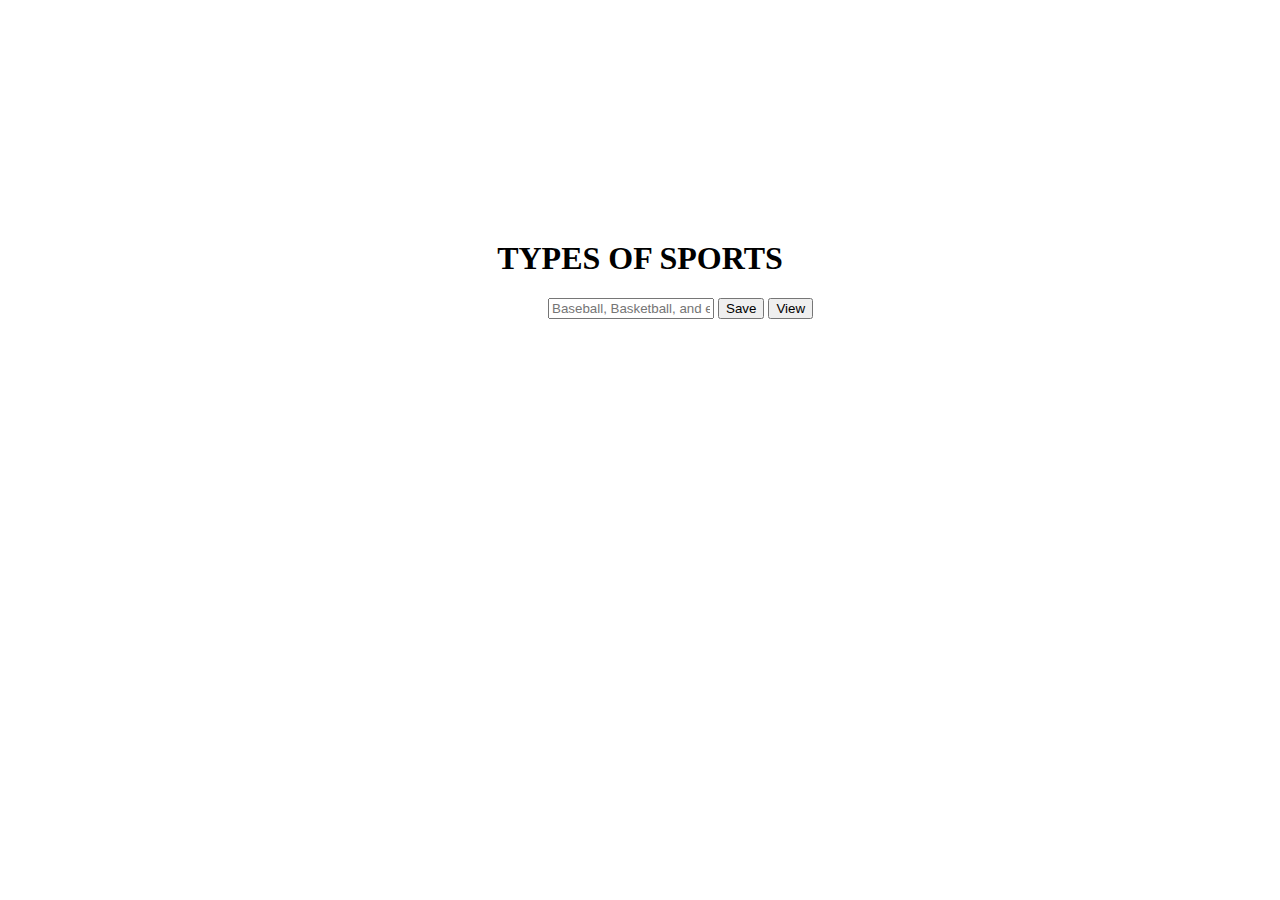
<file: Old/test.html>
<!DOCTYPE html>
<html lang="en">
<head>
    <meta charset="UTF-8">
    <meta http-equiv="X-UA-Compatible" content="IE=edge">
    <meta name="viewport" content="width=device-width, initial-scale=1.0">
    <title>Document</title>
</head>
<body>
    <div style="width: 100%; height: 60px; margin-top: 240px;">
        <h1 id="output" style="text-align: center;"> TYPES OF SPORTS</h1>
        <input id="input" placeholder="Baseball, Basketball, and etc." style="margin-left: 540px; width: 12.5%"/>
        <button onclick="save();"> Save </button>
        <button onclick="view();"> View </button>
    </div>

    <script>
        function save(){
            var new_data = document.getElementById('input').value;

            if(localStorage.getItem('data')== null){
                localStorage.setItem('data','[]');
            }
            var old_data = JSON.parse(localStorage.getItem('data'))
            old_data.push(new_data)
            localStorage.setItem('data',JSON.stringify(old_data))
        }
        function view(){
            if(localStorage.getItem('data') != null){
                document.getElementById('output').innerHTML = JSON.parse(localStorage.getItem('data'))
            }
        }
    </script>

<script>
    function save(){
        var new_data = document.getElementById('input').value; //This is like "baseball" in this. 

        if(localStorage.getItem('data')== null){
            localStorage.setItem('data',UsersandData);
        }
        var old_data = JSON.parse(localStorage.getItem('data'))
        old_data.push(new_data)
        localStorage.setItem('data',JSON.stringify(old_data))
    }
    function view(){
        if(localStorage.getItem('data') != null){
            UsersandData = JSON.parse(localStorage.getItem('data'))
        }
    }
    window.onload = view;
</script>
</body>
</html>
</file>
<file: styles.css>
@import url('https://fonts.googleapis.com/css?family=Raleway');
@import url('https://fonts.googleapis.com/css?family=Montserrat');
.TopBar{
margin: auto;
display: flex;
width: 90%;
text-align: center;
align-items: center;
justify-content: space-between;
align-content: center;
/*

padding-bottom: 20px;
background-color: #FFFFFF;
align-items: center;
gap: 0px;
flex-wrap: wrap;
*/
}

.TopBarBackground{
padding-top: 20px;
padding-bottom: 20px;
padding-left: 0px;
padding-right: 0px;
margin: 0px;
background-image: linear-gradient(to right, #CFB7FC , #AA85FE, #68BFF2,#A2DAFB);
}

.TopElement{
display: flex;
max-width: 50%;
}

.topimages{
width: 25px;
max-width: 100%;
height: auto;
}

body {
    padding: 0px;
    margin: 0px;
    background-image: linear-gradient(to right, #CFB7FC , #AA85FE, #68BFF2,#A2DAFB);
}

.mainimagecontainer {
width: 100%;
}

.MainImage {
width: 100%;
height: auto;
aspect-ratio: 1;
object-fit: cover;
}

.information { /* Set text color to red */
display: flex;
justify-content: space-between;
position:relative;
bottom:55px;
background-color: white;
border-radius: 20px;
padding-left: 20px;
padding-right: 20px;
}

.leftside {
display: flex;
justify-content: center;
vertical-align: top;
align-items: flex-start;
margin-top: 20px;
}

#fnameage{
margin: 0px;
padding: 0px;
font-family: "Raleway", "Montserrat", "Source Sans Pro";
font-weight:normal;
font-size: 25px;
}

.Check{
margin: 0px;
padding: 0px;
margin-top: 5px;
width: 20px;
height: auto;

padding-right: 10px;
}

.rightside{
margin-top: 20px;
}

.compatibilityratio1{
margin: 0px;
padding: 0px;
color: #AA85FE;
font-family: "Raleway", "Montserrat", "Source Sans Pro";
font-weight:normal;
font-size: 17px;
text-align: right;
}

.seewhy{
float: right;
margin: 0px;
margin-top: 5px;
font-size: 8px;
padding: 3px 15px 3px 15px;
background-color: #AA85FE;
color: white;
border: 0px;
border-radius: 30px;
}

.whoiam{
width: 80%;
margin:auto;
margin-top: -20px;
padding: 20px;
background-color: rgb(222, 222, 222);
border-radius: 15px;

}

.whoiam2{
    width: 80%;
    margin:auto;
    margin-top: 50px;
    padding: 20px;
    background-color: rgb(222, 222, 222);
    border-radius: 15px;
    
    }

.topinfoagegendercompatibilitytext {
margin: 0px;
padding: 0px;
font-family: "Raleway", "Montserrat", "Source Sans Pro";
font-weight:normal;
font-size: 16px;
}

.biglistinfo{
display: flex;
justify-content: left;
vertical-align: top;
align-items: flex-start;
margin-top: 5px;
}

.infotext {
margin: 0px;
padding: 0px;
margin-top: 2px;
font-family: "Raleway", "Montserrat", "Source Sans Pro";
font-weight:normal;
font-size: 13px;
}

.infoicons{
margin: 0px;
padding: 0px;
margin-top: 0px;
width: 20px;
height: auto;

padding-right: 10px;
}

.infoiconsX{
margin: 0px;
padding: 0px;
margin-top: 3px;
width: 12px;
height: auto;

padding-right: 10px;
}

.infotextX {
margin: 0px;
padding: 0px;
margin-top: 3px;
font-family: "Raleway", "Montserrat", "Source Sans Pro";
font-weight:normal;
font-size: 11px;
}

.spacer{
margin:0px;
padding:0px;
}

.interestedbutton {
background-color: #ffffff;
padding: 8px;
border-radius: 100%;
width: 30px;
float: right;
margin-top: -25px;
margin-right: 50px;
z-index: 5;
position: relative;
box-shadow: rgba(0, 0, 0, 0.35) 0px 5px 15px;

}

.notinterested{
margin-top: 50px;
}

.notinbutton{
display:block;
margin: 0 auto;
margin-top: 5px;
font-size: 13px;
padding: 10px 30px 10px 30px;
background-color: rgb(255, 255, 255);
color: rgb(167, 167, 167);
border-radius: 1px;
border-color: rgb(167, 167, 167);
border-style: solid;
border-radius: 10px;
font-family:"Raleway", "Montserrat", "Source Sans Pro";
}

.spacerfinal{
margin:0px;
padding:30px;
background-color: white;
}

#MainIm2{
display:none;
}


.promptdiv{
width: 80%;
margin:auto;
margin-top: 50px;
padding: 20px;
background-color: rgb(255, 255, 255);
border-radius: 15px;
box-shadow: rgba(0, 0, 0, 0.35) 0px 5px 15px;
}
.prompttype{
margin: 0px;
padding: 0px;
font-family: "Raleway", "Montserrat", "Source Sans Pro";
font-weight:bold;
font-size: 14px;
}
.promptanswer{
margin: 0px;
padding: 0px;
margin-top: 10px;
font-family: "Raleway", "Montserrat", "Source Sans Pro";
font-weight:normal;
font-size: 20px;
line-height:1.3;
}

.photodiv{
background-color: rgb(255, 255, 255);
}

.photoimagediv{
display: block;
margin: 0 auto;
width: 88%;
margin-top: 50px;
height: auto;
aspect-ratio: 1;
object-fit: cover;
border-radius: 15px;
}


.square {
background-image:url("ProfilePhotos/Women/17.jpg");
background-position: center;
width: 100%;
height: 100vw;
margin: auto;
background-attachment: fixed;
background-size: cover;
}


/* Place the navbar at the bottom of the page, and make it stick */
.navbar1 {
background-color: #EEF9FF;
position: fixed;
bottom: 0;
width: 100%;
border-top-left-radius: 15px;
border-top-right-radius: 15px;
z-index: 100;
transition: bottom 0.5s;
padding-top: 14px;
padding-bottom: 14px;
}

.iconslisted{
    display: flex;
    margin: auto;
    justify-content: space-between;
    width: 90%;
}

.bottomicons{
    width: 20px;
    max-width: 100%;
    height: auto;
    margin: auto;
text-align: center;
align-items: center;
align-content: center;
}

.topimages2{
width: 22px;
max-width: 100%;
height: auto;
}

.TopBar2{
margin: auto;
display: flex;
width: 90%;
text-align: center;
align-items: center;
justify-content: space-between;
align-content: center;
padding-top: 5px;
padding-bottom: 5px;
/*

padding-bottom: 20px;
background-color: #FFFFFF;
align-items: center;
gap: 0px;
flex-wrap: wrap;
*/
}

.TopBarBackground2{
padding-top: 10px;
padding-bottom: 10px;
padding-left: 0px;
padding-right: 0px;
margin: 0px;
background-image: linear-gradient(to right, #CFB7FC , #AA85FE, #68BFF2,#A2DAFB);
}

.TopElement2{
display: flex;
max-width: 50%;
}

.whitepage{
    background-color: white;
}
</file>
<file: CreateUserStyles.css>
@import url('https://fonts.googleapis.com/css?family=Raleway');
@import url('https://fonts.googleapis.com/css?family=Montserrat');
.information { /* Set text color to red */
    display: flex;
    justify-content: space-between;
    position:relative;
    bottom:55px;
    background-color: white;
    border-radius: 20px;
    padding-left: 20px;
    padding-right: 20px;
 }

.leftside {
    display: flex;
    justify-content: center;
    vertical-align: top;
    align-items: flex-start;
    margin-top: 20px;
}

#HeaderofPage{
    margin: 0px;
    padding: 0px;
    font-family: "Raleway", "Montserrat", "Source Sans Pro";
    font-weight:normal;
    font-size: 25px;
    text-align: center;
    padding-top: 20px;
}

.HeaderofPage2{
    margin: 0px;
    padding: 0px;
    font-family: "Raleway", "Montserrat", "Source Sans Pro";
    font-weight:normal;
    font-size: 25px;
    text-align: center;
}

.Check{
    margin: 0px;
    padding: 0px;
    margin-top: 5px;
    width: 20px;
    height: auto;
    
    padding-right: 10px;
}

.inputs{
    margin-top: 20px;
    text-align: center;
}



.checkboxprompt{
    margin: 0px;
    padding: 0px;
    font-family: "Raleway", "Montserrat", "Source Sans Pro";
    font-weight:normal;
    font-size: 18px;
    text-align: center;
    margin-top: 20px;
}

#submitbutton{
    display:block;
    margin: 0 auto;
    margin-top: 5px;
    font-size: 13px;
    padding: 10px 30px 10px 30px;
    background-color: rgb(255, 255, 255);
    color: rgb(167, 167, 167);
    border-radius: 1px;
    border-color: rgb(167, 167, 167);
    border-style: solid;
    border-radius: 10px;
    font-family: "Raleway", "Montserrat", "Source Sans Pro";
    display: none;
}

.spacerfinal1{
    margin: 0px;
    padding: 100px;
}

.instruct {
    text-align: center;
    margin: 0px;
    padding: 0px;
    margin-top: 15px;
    font-family: "Raleway", "Montserrat", "Source Sans Pro";
    font-weight:normal;
    font-size: 12px;
    display: none;
}

.loadingimage{
    display: block;
    margin-left: auto;
    margin-right: auto;
    width: 150px;
    margin-top: 10px;
    display: none;
}

#resetbutton{
    display:block;
    margin: 0 auto;
    margin-top: 5px;
    font-size: 13px;
    padding: 10px 30px 10px 30px;
    background-color: rgb(255, 255, 255);
    color: rgb(134, 0, 0);
    border-radius: 1px;
    border-color: rgb(134, 0, 0);
    border-style: solid;
    border-radius: 10px;
    font-family: "Raleway", "Montserrat", "Source Sans Pro";
}

#loginbutton{
    display:block;
    margin: 0 auto;
    margin-top: 5px;
    font-size: 15px;
    padding: 10px 30px 10px 30px;
    background-color: rgb(255, 255, 255);
    color: rgb(76, 76, 76);
    border-radius: 1px;
    border-color: rgb(76, 76, 76);
    border-style: solid;
    border-radius: 10px;
    font-family: "Raleway", "Montserrat", "Source Sans Pro";
}

.inputs{
    display: none;
}

.divider{
    width:50%;
    background-color: black;
    height: 2px;
    margin: auto;
    display: none;
}

.HeaderofPage2{
    display: none;
}
</file>
